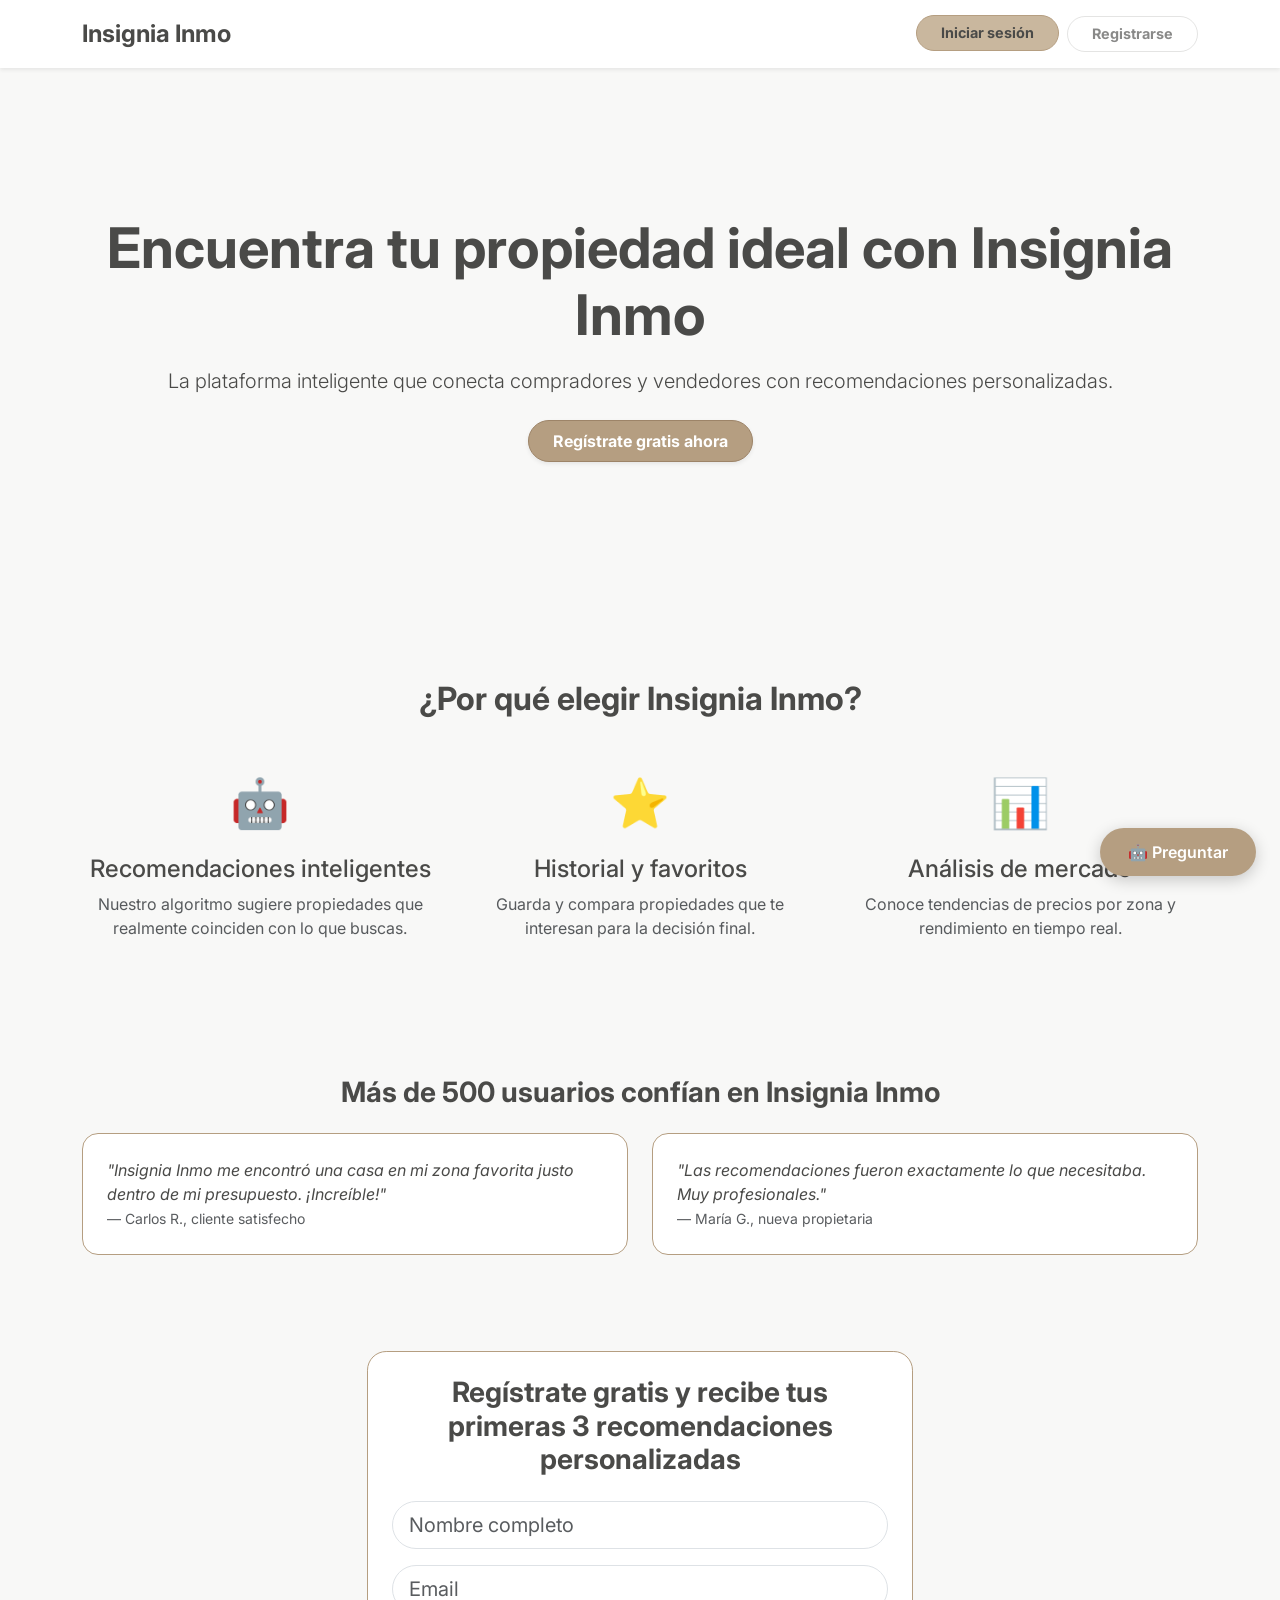
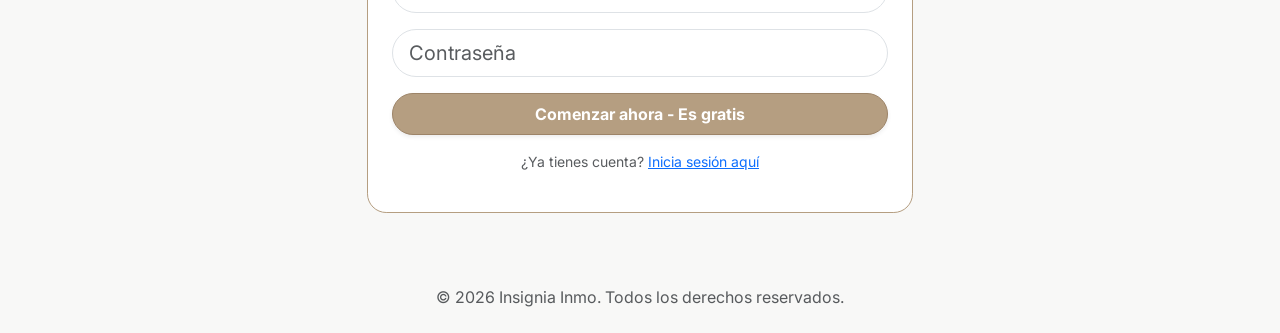
<file: utilidades/target/classes/public/landing.html>
<!DOCTYPE html>
<html lang="es">
<head>
    <meta charset="UTF-8">
    <meta name="viewport" content="width=device-width, initial-scale=1.0">
    <title>Insignia Inmo - Encuentra tu propiedad ideal</title>
    <link href="https://cdn.jsdelivr.net/npm/bootstrap@5.3.0/dist/css/bootstrap.min.css" rel="stylesheet">
    <link href="https://fonts.googleapis.com/css2?family=Inter:wght@400;500;600;700;800&display=swap" rel="stylesheet">
    <link rel="stylesheet" href="styles.css">
    <link rel="stylesheet" href="chat-widget.css">
</head>
<body style="background-color: var(--color-fondo-claro);">

    <nav class="sticky-header py-3 shadow-sm" style="background-color: var(--color-fondo);">
        <div class="container d-flex justify-content-between align-items-center">
            <a class="navbar-brand fw-bold fs-4" href="#" style="color: var(--color-secundario);">Insignia Inmo</a>
            <div class="d-flex gap-2">
                <a href="login.html" class="btn btn-nav active rounded-pill fw-bold px-4">Iniciar sesión</a>
                <a href="registro.html" class="btn btn-nav rounded-pill fw-bold px-4">Registrarse</a>
            </div>
        </div>
    </nav>

    <section class="hero-section py-5">
        <div class="container text-center">
            <h1 class="display-4 fw-bold mb-3">Encuentra tu propiedad ideal con Insignia Inmo</h1>
            <p class="lead mb-4" style="color: var(--color-secundario);">La plataforma inteligente que conecta compradores y vendedores con recomendaciones personalizadas.</p>
            <a href="#registro" class="btn btn-custom rounded-pill fw-bold px-4 py-2 shadow-sm">Regístrate gratis ahora</a>
        </div>
    </section>

    <section class="py-5">
        <div class="container py-4 text-center">
            <h2 class="fw-bold mb-5">¿Por qué elegir Insignia Inmo?</h2>
            <div class="row g-4">
                <div class="col-md-4">
                    <div class="feature-icon mb-3">🤖</div>
                    <h4>Recomendaciones inteligentes</h4>
                    <p class="text-muted">Nuestro algoritmo sugiere propiedades que realmente coinciden con lo que buscas.</p>
                </div>
                <div class="col-md-4">
                    <div class="feature-icon mb-3">⭐</div>
                    <h4>Historial y favoritos</h4>
                    <p class="text-muted">Guarda y compara propiedades que te interesan para la decisión final.</p>
                </div>
                <div class="col-md-4">
                    <div class="feature-icon mb-3">📊</div>
                    <h4>Análisis de mercado</h4>
                    <p class="text-muted">Conoce tendencias de precios por zona y rendimiento en tiempo real.</p>
                </div>
            </div>
        </div>
    </section>

    <section class="py-5">
        <div class="container">
            <div class="text-center mb-4">
                <h3 class="fw-bold">Más de 500 usuarios confían en Insignia Inmo</h3>
            </div>
            <div class="row justify-content-center">
                <div class="col-lg-6">
                    <div class="testimonial-card">
                        <p class="mb-0"><em>"Insignia Inmo me encontró una casa en mi zona favorita justo dentro de mi presupuesto. ¡Increíble!"</em></p>
                        <small class="text-muted">— Carlos R., cliente satisfecho</small>
                    </div>
                </div>
                <div class="col-lg-6">
                    <div class="testimonial-card">
                        <p class="mb-0"><em>"Las recomendaciones fueron exactamente lo que necesitaba. Muy profesionales."</em></p>
                        <small class="text-muted">— María G., nueva propietaria</small>
                    </div>
                </div>
            </div>
        </div>
    </section>

    <section id="registro" class="py-5">
        <div class="container">
            <div class="row justify-content-center">
                <div class="col-lg-6">
                    <div class="card-proptech p-4">
                        <h3 class="text-center mb-4 fw-bold">Regístrate gratis y recibe tus primeras 3 recomendaciones personalizadas</h3>
                        <form id="landingForm">
                            <div class="mb-3">
                                <input type="text" class="form-control form-control-lg rounded-pill" id="nombre" placeholder="Nombre completo" required>
                            </div>
                            <div class="mb-3">
                                <input type="email" class="form-control form-control-lg rounded-pill" id="email" placeholder="Email" required>
                            </div>
                            <div class="mb-3">
                                <input type="password" class="form-control form-control-lg rounded-pill" id="password" placeholder="Contraseña" required minlength="6">
                            </div>
                            <button type="submit" class="btn btn-custom w-100 btn-lg rounded-pill fw-bold shadow-sm">Comenzar ahora - Es gratis</button>
                        </form>
                        <p class="text-center text-muted mt-3 small">¿Ya tienes cuenta? <a href="login.html">Inicia sesión aquí</a></p>
                    </div>
                </div>
            </div>
        </div>
    </section>

    <footer class="py-4 text-center">
        <div class="container">
            <p class="mb-0 text-muted">© 2026 Insignia Inmo. Todos los derechos reservados.</p>
        </div>
    </footer>

    <!-- Asesor IA Widget -->
    <link rel="stylesheet" href="chat-widget.css">
    <script src="chat-widget.js"></script>

    <script src="https://cdn.jsdelivr.net/npm/bootstrap@5.3.0/dist/js/bootstrap.bundle.min.js"></script>
    <script>
        function notificar(mensaje, tipo) {
            const toast = document.createElement('div');
            toast.className = 'position-fixed bottom-0 end-0 p-3';
            toast.style.zIndex = '1055';
            const bg = tipo === 'error' ? 'text-bg-danger' : 'text-bg-success';
            toast.innerHTML = `
                <div class="toast show align-items-center ${bg} border-0" role="alert">
                    <div class="d-flex">
                        <div class="toast-body">${mensaje}</div>
                        <button type="button" class="btn-close btn-close-white me-2 m-auto" onclick="this.parentElement.parentElement.parentElement.remove()"></button>
                    </div>
                </div>
            `;
            document.body.appendChild(toast);
            setTimeout(() => toast.remove(), 4000);
        }

        document.getElementById('landingForm').addEventListener('submit', async function(e) {
            e.preventDefault();
            const nombre = document.getElementById('nombre').value;
            const email = document.getElementById('email').value;
            const password = document.getElementById('password').value;
            try {
                const response = await fetch('/api/auth/registro', {
                    method: 'POST',
                    headers: {'Content-Type': 'application/json'},
                    body: JSON.stringify({nombre, email, password})
                });
                const data = await response.json();
                if (response.ok) {
                    let mensaje = '¡Cuenta creada exitosamente!';
                    if (data.recomendaciones && data.recomendaciones.length > 0) {
                        mensaje += '<br><br><strong>Tus 3 primeras recomendaciones:</strong><br>';
                        data.recomendaciones.slice(0, 3).forEach((inmueble, index) => {
                            mensaje += `${index + 1}. ${inmueble.tipo} - $${inmueble.precio}M en ${inmueble.direccion}<br>`;
                        });
                    }
                    notificar(mensaje, 'exito');
                    setTimeout(() => { window.location.href = 'index.html'; }, 2000);
                } else {
                    notificar(data.error || 'Error al crear la cuenta', 'error');
                }
            } catch (error) {
                notificar('Error de conexión', 'error');
            }
        });
    </script>

    <!-- Asesor IA Widget -->
    <div id="chat-widget" class="chat-widget">
        <button id="chat-toggle" class="chat-toggle-btn" title="Abrir Asesor IA">
            🤖 Preguntar
        </button>
        <div id="chat-window" class="chat-window d-none">
            <div class="chat-header">
                <span>🤖 Asesor Virtual</span>
                <button id="chat-close" class="chat-header-close">&times;</button>
            </div>
            <div id="chat-messages" class="chat-messages">
                <div class="message bot">
                    ¡Hola! Soy el asesor virtual de <strong>Insignia Inmo</strong>.
                    Puedo ayudarte con informaci&oacute;n sobre propiedades, clientes,
                    operaciones y m&aacute;s. &iquest;En qu&eacute; te ayudo?
                </div>
            </div>
            <div id="chat-typing" class="chat-typing d-none">
                <span class="typing-dots">Escribiendo</span>
            </div>
            <div class="chat-input-area">
                <input type="text" id="chat-input" class="chat-input"
                       placeholder="Escribe tu pregunta sobre inmuebles, clientes...">
                <button id="chat-send" class="chat-send-btn">Enviar</button>
            </div>
        </div>
    </div>
    <script src="chat-widget.js"></script>
</body>
</html>
</file>
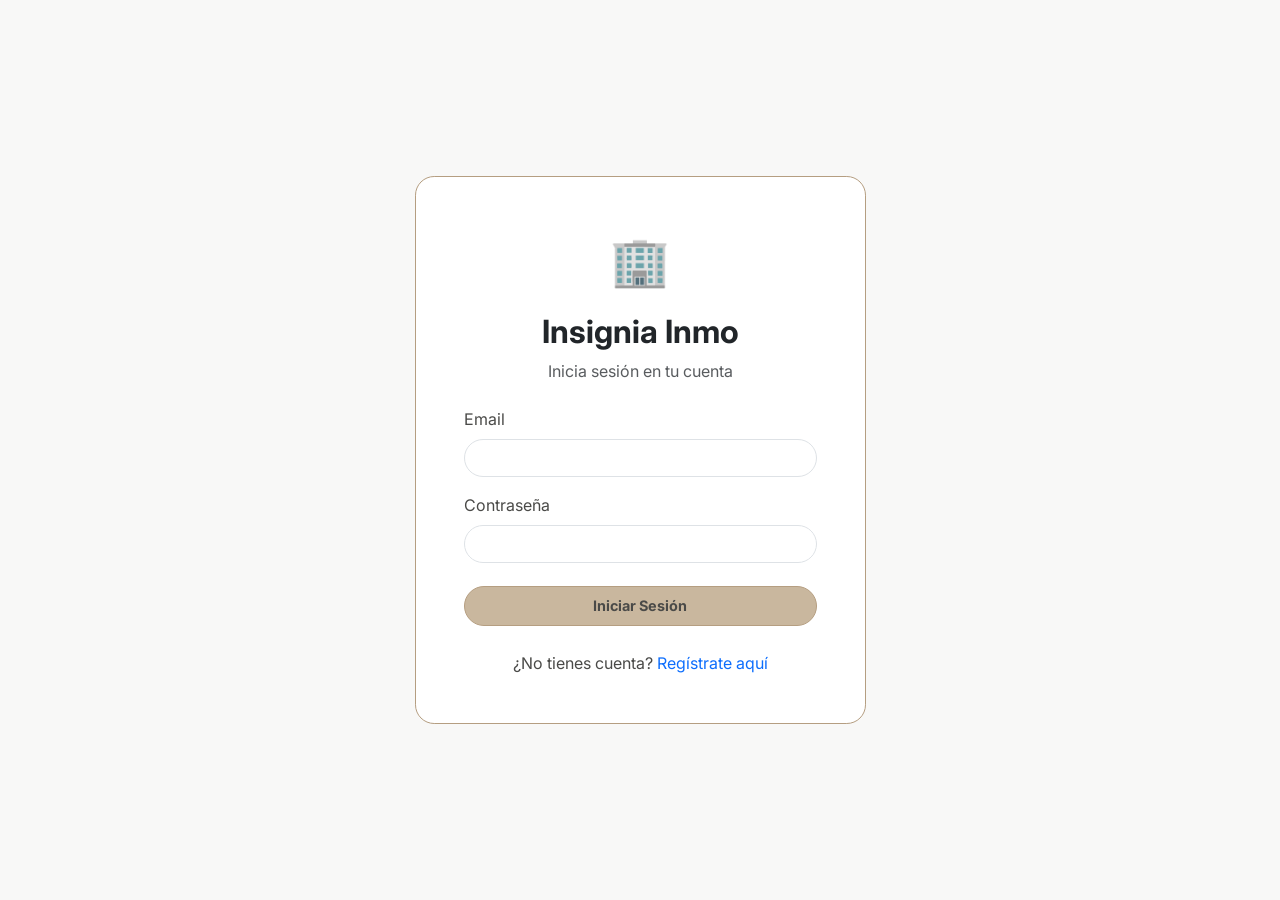
<file: utilidades/target/classes/public/login.html>
<!DOCTYPE html>
<html lang="es">
<head>
    <meta charset="UTF-8">
    <meta name="viewport" content="width=device-width, initial-scale=1.0">
    <title>Insignia Inmo - Iniciar Sesión</title>
    <link href="https://cdn.jsdelivr.net/npm/bootstrap@5.3.0/dist/css/bootstrap.min.css" rel="stylesheet">
    <link href="https://fonts.googleapis.com/css2?family=Inter:wght@400;500;600;700;800&display=swap" rel="stylesheet">
    <link rel="stylesheet" href="styles.css">
</head>
<body style="background-color: var(--color-fondo-claro); min-height: 100vh; display: flex; align-items: center; justify-content: center;">
    <div class="container">
        <div class="row justify-content-center">
            <div class="col-md-5">
                <div class="card-proptech p-5">
                    <div class="text-center mb-4">
                        <div class="feature-icon mb-3">🏢</div>
                        <h2 class="fw-bold text-dark">Insignia Inmo</h2>
                        <p class="text-muted">Inicia sesión en tu cuenta</p>
                    </div>
                    
                    <form id="loginForm">
                        <div class="mb-3">
                            <label class="form-label">Email</label>
                            <input type="email" class="form-control rounded-pill" id="email" required>
                        </div>
                        <div class="mb-4">
                            <label class="form-label">Contraseña</label>
                            <input type="password" class="form-control rounded-pill" id="password" required>
                        </div>
                        <button type="submit" class="btn btn-nav active w-100 rounded-pill fw-bold py-2">Iniciar Sesión</button>
                    </form>
                    
                    <div class="text-center mt-4">
                        <p class="mb-0">¿No tienes cuenta? 
                            <a href="registro.html" class="text-decoration-none">Regístrate aquí</a>
                        </p>
                    </div>
                </div>
            </div>
        </div>
    </div>

    <script src="https://cdn.jsdelivr.net/npm/bootstrap@5.3.0/dist/js/bootstrap.bundle.min.js"></script>
    <script>
        function notificar(mensaje, tipo) {
            const toast = document.createElement('div');
            toast.className = 'position-fixed bottom-0 end-0 p-3';
            toast.style.zIndex = '1055';
            const bg = tipo === 'error' ? 'text-bg-danger' : 'text-bg-success';
            toast.innerHTML = `
                <div class="toast show align-items-center ${bg} border-0" role="alert">
                    <div class="d-flex">
                        <div class="toast-body">${mensaje}</div>
                        <button type="button" class="btn-close btn-close-white me-2 m-auto" onclick="this.parentElement.parentElement.parentElement.remove()"></button>
                    </div>
                </div>
            `;
            document.body.appendChild(toast);
            setTimeout(() => toast.remove(), 4000);
        }

        document.getElementById('loginForm').addEventListener('submit', async function(e) {
            e.preventDefault();
            const email = document.getElementById('email').value;
            const password = document.getElementById('password').value;
            try {
                const response = await fetch('/api/auth/login', {
                    method: 'POST',
                    headers: {'Content-Type': 'application/json'},
                    body: JSON.stringify({email, password})
                });
                const data = await response.json();
                if (response.ok) {
                    const usuario = {
                        email: data.email || email,
                        nombre: data.nombre || '',
                        rol: data.rol || 'cliente',
                        telefono: data.telefono || '',
                        direccion: data.direccion || '',
                        intereses: data.intereses || '',
                        fotoPerfil: data.fotoPerfil || ''
                    };
                    localStorage.setItem('usuario', JSON.stringify(usuario));
                    notificar('¡Bienvenido ' + data.nombre + '!', 'exito');
                    setTimeout(() => { window.location.href = 'index.html'; }, 1000);
                } else {
                    notificar(data.error || 'Error en el login', 'error');
                }
            } catch (error) {
                notificar('Error de conexión', 'error');
            }
        });
    </script>
</body>
</html>
</file>
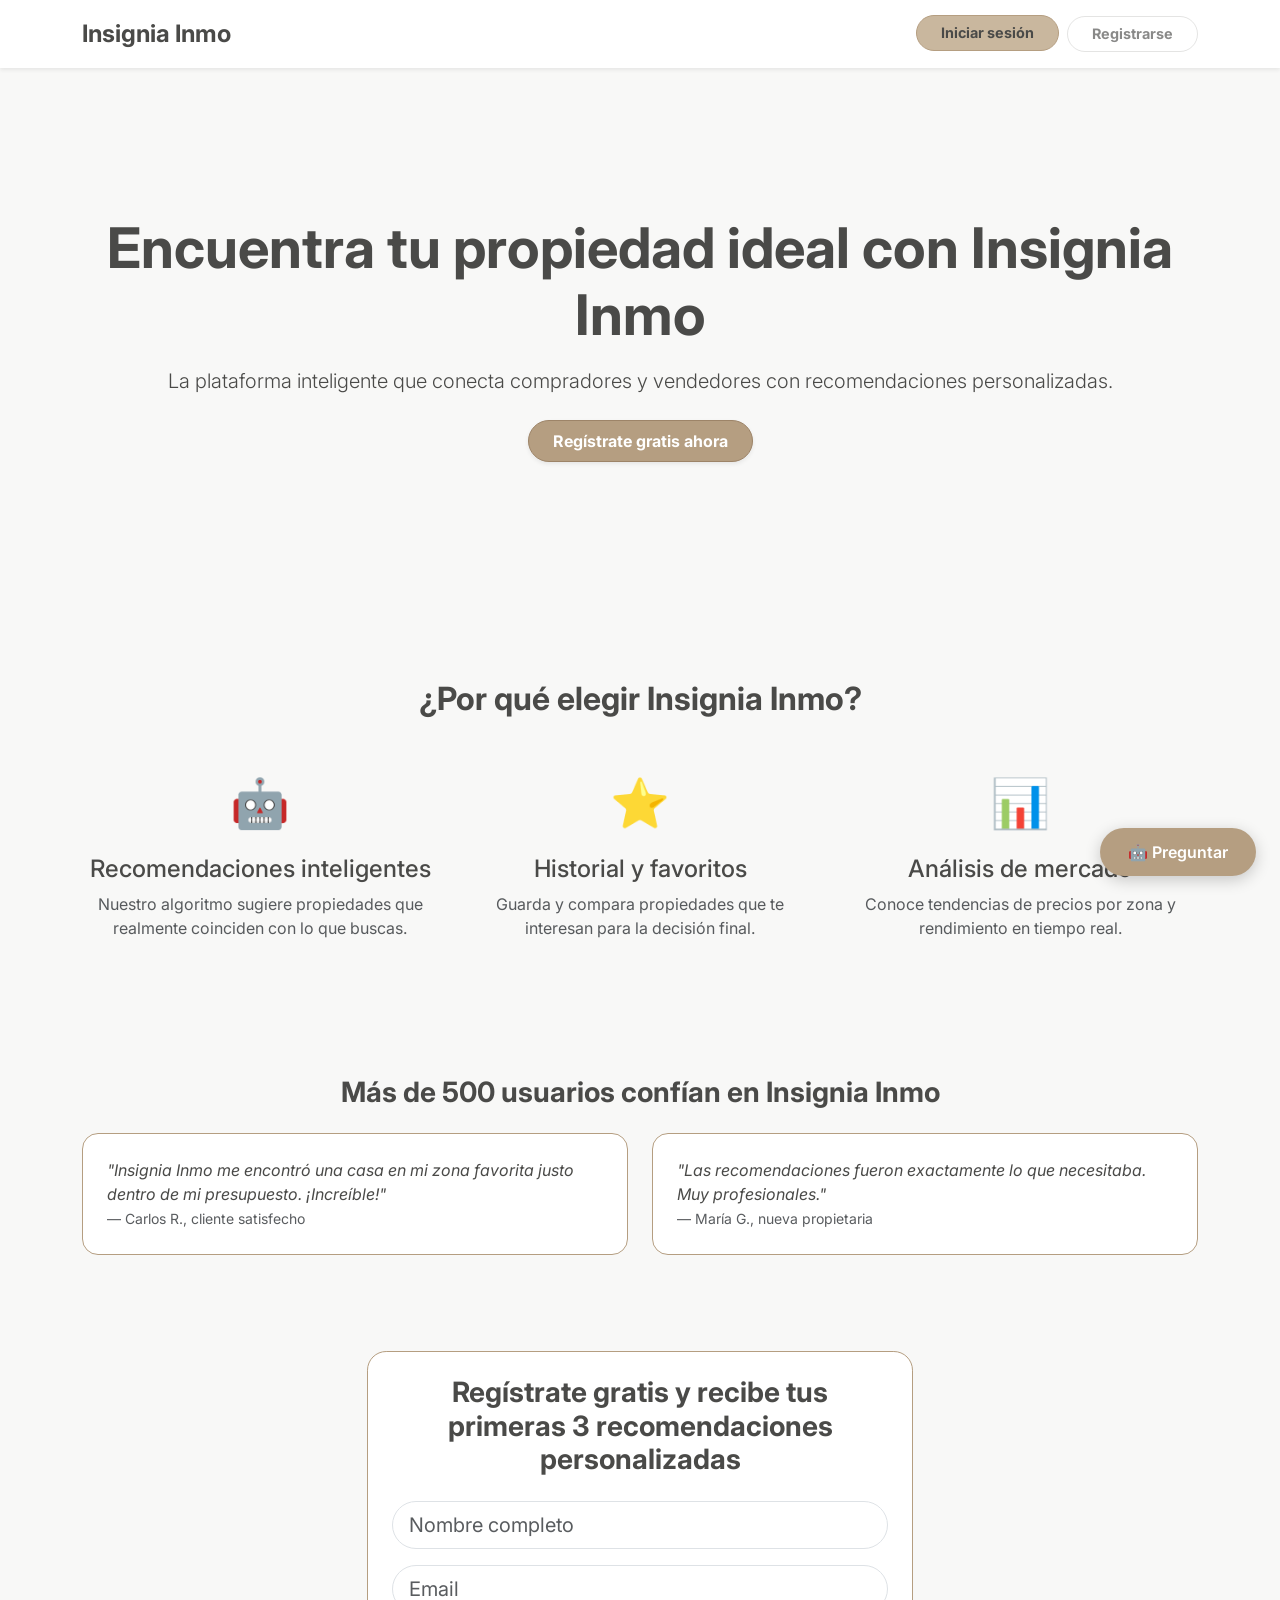
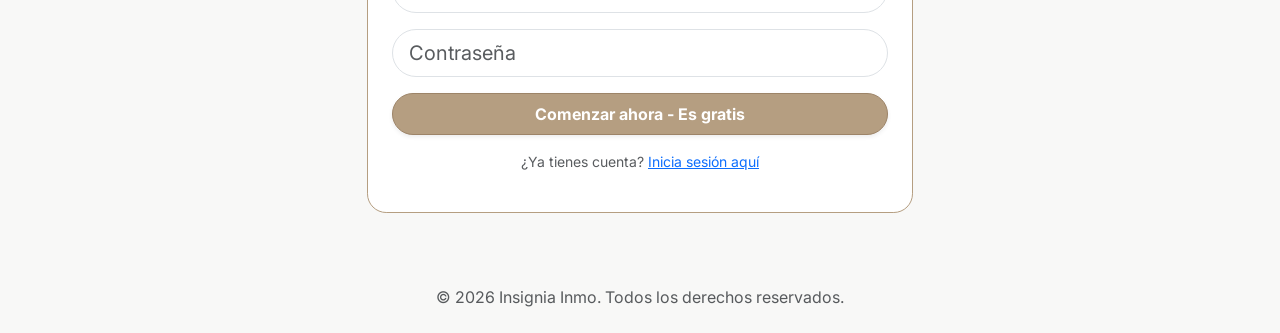
<file: utilidades/target/classes/public/perfil.html>
<!DOCTYPE html>
<html lang="es">
<head>
    <meta charset="UTF-8">
    <meta name="viewport" content="width=device-width, initial-scale=1.0">
    <title>Insignia Inmo - Mi Perfil</title>
    <link href="https://cdn.jsdelivr.net/npm/bootstrap@5.3.0/dist/css/bootstrap.min.css" rel="stylesheet">
    <link href="https://fonts.googleapis.com/css2?family=Inter:wght@400;500;600;700;800&display=swap" rel="stylesheet">
    <link rel="stylesheet" href="styles.css">
    <style>
        .avatar-placeholder {
            width: 120px;
            height: 120px;
            border-radius: 50%;
            background: var(--color-fondo-claro);
            display: flex;
            align-items: center;
            justify-content: center;
            font-size: 3rem;
            color: var(--color-secundario);
            margin: 0 auto 20px;
            border: 2px solid var(--color-primario);
        }
        .avatar-upload {
            position: relative;
            display: inline-block;
        }
        .avatar-upload input {
            position: absolute;
            opacity: 0;
            width: 100%;
            height: 100%;
            cursor: pointer;
        }
    </style>
</head>
<body style="background-color: var(--color-fondo-claro); min-height: 100vh;">
    <div class="container py-5">
        <div class="row justify-content-center">
            <div class="col-lg-8">
                <div class="card-proptech p-5">
                    <h2 class="text-center mb-4 fw-bold">Mi Perfil</h2>
                    
                    <div class="text-center mb-4">
                        <div class="avatar-upload">
                            <div class="avatar-placeholder" id="avatarPreview">👤</div>
                            <input type="file" id="fotoInput" accept="image/*">
                        </div>
                    </div>
                    
                    <form id="perfilForm">
                        <div class="mb-3">
                            <label class="form-label fw-bold">Nombre completo</label>
                            <input type="text" class="form-control rounded-pill" id="nombre" required>
                        </div>
                        <div class="mb-3">
                            <label class="form-label fw-bold">Email</label>
                            <input type="email" class="form-control rounded-pill" id="email">
                        </div>
                        <div class="mb-3">
                            <label class="form-label fw-bold">Teléfono</label>
                            <input type="tel" class="form-control rounded-pill" id="telefono">
                        </div>
                        <div class="mb-3">
                            <label class="form-label fw-bold">Dirección</label>
                            <input type="text" class="form-control rounded-pill" id="direccion">
                        </div>
                        <div class="mb-4">
                            <label class="form-label fw-bold">Intereses</label>
                            <textarea class="form-control rounded-3" id="intereses" rows="2" placeholder="Ej: Apartamento en zona norte, 2-3 habitaciones"></textarea>
                        </div>
                        
                        <div class="d-grid gap-2">
                            <button type="submit" class="btn btn-nav active rounded-pill fw-bold py-2" id="btn-guardar">Guardar cambios</button>
                            <button type="button" class="btn btn-outline-danger rounded-pill fw-bold py-2" id="logoutBtn">Cerrar sesión</button>
                        </div>
                    </form>
                </div>
            </div>
        </div>
    </div>

    <script src="https://cdn.jsdelivr.net/npm/bootstrap@5.3.0/dist/js/bootstrap.bundle.min.js"></script>
    <script>
        function notificar(mensaje, tipo) {
            const toast = document.createElement('div');
            toast.className = 'position-fixed bottom-0 end-0 p-3';
            toast.style.zIndex = '1055';
            const bg = tipo === 'error' ? 'text-bg-danger' : 'text-bg-success';
            toast.innerHTML = `
                <div class="toast show align-items-center ${bg} border-0" role="alert">
                    <div class="d-flex">
                        <div class="toast-body">${mensaje}</div>
                        <button type="button" class="btn-close btn-close-white me-2 m-auto" onclick="this.parentElement.parentElement.parentElement.remove()"></button>
                    </div>
                </div>
            `;
            document.body.appendChild(toast);
            setTimeout(() => toast.remove(), 4000);
        }

        const usuario = JSON.parse(localStorage.getItem('usuario') || '{}');
        if (!usuario.email) {
            window.location.href = 'landing.html';
        }

        let modoVolver = false;

        function cargarPerfil() {
            document.getElementById('email').value = usuario.email;
            document.getElementById('nombre').value = usuario.nombre || '';
            document.getElementById('telefono').value = usuario.telefono || '';
            document.getElementById('direccion').value = usuario.direccion || '';
            document.getElementById('intereses').value = usuario.intereses || '';

            if (usuario.fotoPerfil) {
                document.getElementById('avatarPreview').innerHTML =
                    `<img src="${usuario.fotoPerfil}" style="width:100%;height:100%;border-radius:50%;object-fit:cover">`;
            }
        }

        function actualizarLocalStorage(data) {
            if (data.nombre) usuario.nombre = data.nombre;
            if (data.nuevoEmail) usuario.email = data.nuevoEmail;
            if (data.telefono) usuario.telefono = data.telefono;
            if (data.direccion) usuario.direccion = data.direccion;
            if (data.intereses !== undefined) usuario.intereses = data.intereses;
            if (data.fotoPerfil) usuario.fotoPerfil = data.fotoPerfil;
            localStorage.setItem('usuario', JSON.stringify(usuario));
        }

        cargarPerfil();

        document.getElementById('perfilForm').addEventListener('submit', async function(e) {
            e.preventDefault();

            const fotoInput = document.getElementById('fotoInput');
            let fotoBase64 = usuario.fotoPerfil || '';
            if (fotoInput.files[0]) {
                fotoBase64 = await new Promise((resolve) => {
                    const reader = new FileReader();
                    reader.onload = (ev) => resolve(ev.target.result);
                    reader.readAsDataURL(fotoInput.files[0]);
                });
            }

            const datos = {
                email: usuario.email,
                nuevoEmail: document.getElementById('email').value,
                nombre: document.getElementById('nombre').value,
                telefono: document.getElementById('telefono').value,
                direccion: document.getElementById('direccion').value,
                intereses: document.getElementById('intereses').value,
                fotoPerfil: fotoBase64
            };

            try {
                const response = await fetch('/api/usuario/actualizar', {
                    method: 'PUT',
                    headers: {'Content-Type': 'application/json'},
                    body: JSON.stringify(datos)
                });
                const result = await response.json();
                if (response.ok) {
                    actualizarLocalStorage(datos);
                    const btn = document.getElementById('btn-guardar');
                    btn.textContent = 'Volver a inmuebles';
                    btn.classList.remove('btn-nav', 'active');
                    btn.classList.add('btn-custom');
                    modoVolver = true;
                    notificar(result.mensaje || 'Perfil actualizado', 'exito');
                } else {
                    notificar(result.error || 'Error al actualizar perfil', 'error');
                }
            } catch (error) {
                notificar('Error de conexión', 'error');
            }
        });

        document.getElementById('btn-guardar').addEventListener('click', function(e) {
            if (modoVolver) {
                e.preventDefault();
                window.location.href = 'index.html';
            }
        });

        document.getElementById('logoutBtn').addEventListener('click', function() {
            localStorage.removeItem('usuario');
            window.location.href = 'landing.html';
        });

        document.getElementById('fotoInput').addEventListener('change', function(e) {
            const file = e.target.files[0];
            if (file) {
                const reader = new FileReader();
                reader.onload = function(e) {
                    document.getElementById('avatarPreview').innerHTML =
                        `<img src="${e.target.result}" style="width:100%;height:100%;border-radius:50%;object-fit:cover">`;
                };
                reader.readAsDataURL(file);
            }
        });
    </script>
</body>
</html>
</file>
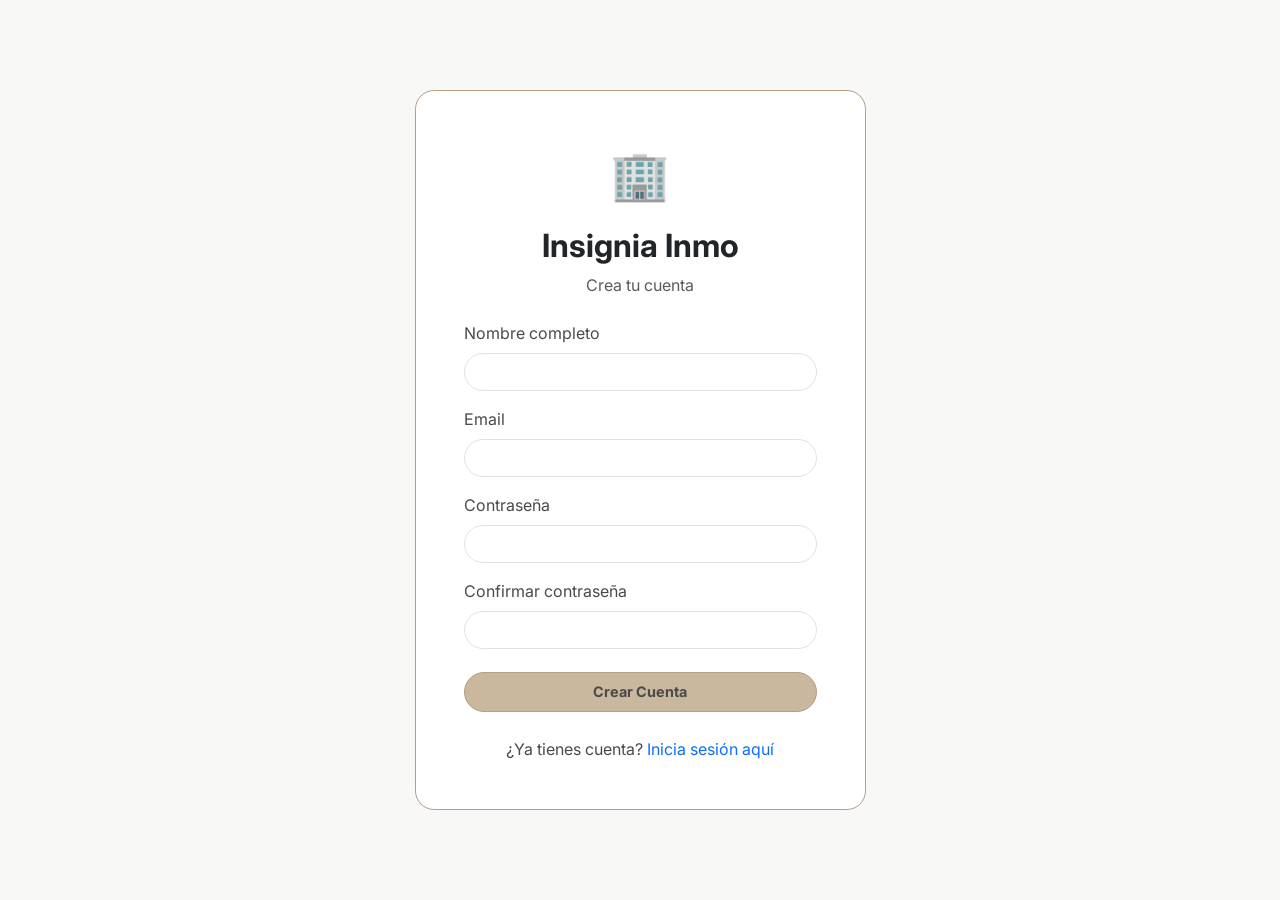
<file: utilidades/target/classes/public/registro.html>
<!DOCTYPE html>
<html lang="es">
<head>
    <meta charset="UTF-8">
    <meta name="viewport" content="width=device-width, initial-scale=1.0">
    <title>Insignia Inmo - Registro</title>
    <link href="https://cdn.jsdelivr.net/npm/bootstrap@5.3.0/dist/css/bootstrap.min.css" rel="stylesheet">
    <link href="https://fonts.googleapis.com/css2?family=Inter:wght@400;500;600;700;800&display=swap" rel="stylesheet">
    <link rel="stylesheet" href="styles.css">
</head>
<body style="background-color: var(--color-fondo-claro); min-height: 100vh; display: flex; align-items: center; justify-content: center;">
    <div class="container">
        <div class="row justify-content-center">
            <div class="col-md-5">
                <div class="card-proptech p-5">
                    <div class="text-center mb-4">
                        <div class="feature-icon mb-3">🏢</div>
                        <h2 class="fw-bold text-dark">Insignia Inmo</h2>
                        <p class="text-muted">Crea tu cuenta</p>
                    </div>
                    
                    <form id="registroForm">
                        <div class="mb-3">
                            <label class="form-label">Nombre completo</label>
                            <input type="text" class="form-control rounded-pill" id="nombre" required>
                        </div>
                        <div class="mb-3">
                            <label class="form-label">Email</label>
                            <input type="email" class="form-control rounded-pill" id="email" required>
                        </div>
                        <div class="mb-3">
                            <label class="form-label">Contraseña</label>
                            <input type="password" class="form-control rounded-pill" id="password" required minlength="6">
                        </div>
                        <div class="mb-4">
                            <label class="form-label">Confirmar contraseña</label>
                            <input type="password" class="form-control rounded-pill" id="confirmPassword" required>
                        </div>
                        <button type="submit" class="btn btn-nav active w-100 rounded-pill fw-bold py-2">Crear Cuenta</button>
                    </form>
                    
                    <div class="text-center mt-4">
                        <p class="mb-0">¿Ya tienes cuenta? 
                            <a href="login.html" class="text-decoration-none">Inicia sesión aquí</a>
                        </p>
                    </div>
                </div>
            </div>
        </div>
    </div>

    <script src="https://cdn.jsdelivr.net/npm/bootstrap@5.3.0/dist/js/bootstrap.bundle.min.js"></script>
    <script>
        function notificar(mensaje, tipo) {
            const toast = document.createElement('div');
            toast.className = 'position-fixed bottom-0 end-0 p-3';
            toast.style.zIndex = '1055';
            const bg = tipo === 'error' ? 'text-bg-danger' : 'text-bg-success';
            toast.innerHTML = `
                <div class="toast show align-items-center ${bg} border-0" role="alert">
                    <div class="d-flex">
                        <div class="toast-body">${mensaje}</div>
                        <button type="button" class="btn-close btn-close-white me-2 m-auto" onclick="this.parentElement.parentElement.parentElement.remove()"></button>
                    </div>
                </div>
            `;
            document.body.appendChild(toast);
            setTimeout(() => toast.remove(), 4000);
        }

        document.getElementById('registroForm').addEventListener('submit', async function(e) {
            e.preventDefault();
            const nombre = document.getElementById('nombre').value;
            const email = document.getElementById('email').value;
            const password = document.getElementById('password').value;
            const confirmPassword = document.getElementById('confirmPassword').value;
            
            if (password !== confirmPassword) {
                notificar('Las contraseñas no coinciden', 'error');
                return;
            }
            
            try {
                const response = await fetch('/api/auth/registro', {
                    method: 'POST',
                    headers: {'Content-Type': 'application/json'},
                    body: JSON.stringify({nombre, email, password})
                });
                const data = await response.json();
                if (response.ok) {
                    let mensaje = '¡Cuenta creada exitosamente!';
                    if (data.recomendaciones && data.recomendaciones.length > 0) {
                        mensaje += '<br><br><strong>Tus 3 primeras recomendaciones:</strong><br>';
                        data.recomendaciones.slice(0, 3).forEach((inmueble, index) => {
                            mensaje += `${index + 1}. ${inmueble.tipo} - $${inmueble.precio}M en ${inmueble.direccion}<br>`;
                        });
                    }
                    notificar(mensaje, 'exito');
                    setTimeout(() => { window.location.href = 'index.html'; }, 2000);
                } else {
                    notificar(data.error || 'Error al crear la cuenta', 'error');
                }
            } catch (error) {
                notificar('Error de conexión', 'error');
            }
        });
    </script>
</body>
</html>
</file>
<file: utilidades/target/classes/public/styles.css>
/* === Insignia Inmo — Design System === */

/* Variables de color */
:root {
    --color-primario: #B59E81;
    --color-primario-claro: #C9B79E;
    --color-primario-oscuro: #9D8468;
    --color-secundario: #4A4A48;
    --color-fondo: #FFFFFF;
    --color-fondo-claro: #F8F8F7;
}

/* Font */
* {
    font-family: 'Inter', -apple-system, BlinkMacSystemFont, sans-serif;
}

body {
    background-color: var(--color-fondo-claro);
    min-height: 100vh;
    color: var(--color-secundario);
}

/* Nav buttons */
.btn-nav {
    color: rgba(74, 74, 72, 0.65);
    border: 1px solid rgba(74, 74, 72, 0.15);
    border-radius: 50rem;
    padding: 0.4rem 1.2rem;
    font-weight: 600;
    font-size: 0.9rem;
    transition: all 0.3s ease;
    background: transparent;
}

.btn-nav:hover,
.btn-nav.active {
    color: var(--color-secundario);
    background: var(--color-primario-claro);
    border-color: var(--color-primario);
    transform: translateY(-1px);
}

/* Custom primary button (replaces Bootstrap btn-primary) */
.btn-custom {
    background: var(--color-primario);
    color: var(--color-fondo);
    border: 1px solid var(--color-primario-oscuro);
    border-radius: 50rem;
    padding: 0.5rem 1.5rem;
    font-weight: 700;
    transition: all 0.3s ease;
    font-size: 1rem;
}

.btn-custom:hover {
    background: var(--color-primario-oscuro);
    color: var(--color-fondo);
    transform: translateY(-2px);
    box-shadow: 0 8px 20px rgba(181, 158, 129, 0.3);
}

.btn-custom-outline {
    background: transparent;
    color: var(--color-primario);
    border: 2px solid var(--color-primario);
    border-radius: 50rem;
    padding: 0.4rem 1.2rem;
    font-weight: 600;
    transition: all 0.3s ease;
}

.btn-custom-outline:hover {
    background: var(--color-primario-claro);
    color: var(--color-secundario);
    transform: translateY(-1px);
}

/* Favorite button */
.btn-fav {
    background: transparent;
    border: none;
    font-size: 1.5rem;
    cursor: pointer;
    transition: all 0.3s ease;
    padding: 0.2rem 0.5rem;
    line-height: 1;
}

.btn-fav:hover {
    transform: scale(1.2);
}

.btn-fav.active {
    color: #e74c3c;
}

/* Sticky header */
.sticky-header {
    position: sticky;
    top: 0;
    z-index: 1000;
    background-color: var(--color-fondo);
    backdrop-filter: blur(10px);
}

/* Hero section */
.hero-section {
    min-height: 60vh;
    display: flex;
    align-items: center;
    text-align: center;
}

/* Feature icon */
.feature-icon {
    font-size: 3rem;
    color: var(--color-primario);
}

/* Testimonial card */
.testimonial-card {
    background: var(--color-fondo);
    border-radius: 1rem;
    padding: 1.5rem;
    border: 1px solid var(--color-primario);
}
.hero-search {
    position: relative;
}

.hero-search .input-group-text {
    font-size: 1.2rem;
}

.hero-search .form-control:focus {
    box-shadow: none;
    border-color: var(--color-primario);
}

/* Cards */
.card-proptech {
    border: 1px solid var(--color-primario);
    border-radius: 1.2rem;
    overflow: hidden;
    transition: transform 0.3s ease, box-shadow 0.3s ease;
    background: var(--color-fondo);
}

.card-proptech:hover {
    transform: translateY(-6px);
    box-shadow: 0 16px 40px rgba(181, 158, 129, 0.15);
}

.card-header-gradient {
    background: linear-gradient(135deg, var(--color-secundario), var(--color-primario));
    padding: 1.2rem 1.5rem;
}

.card-cliente {
    border: 1px solid var(--color-primario);
    border-radius: 1.2rem;
    overflow: hidden;
    transition: transform 0.3s ease, box-shadow 0.3s ease;
    background: var(--color-fondo);
}

.card-cliente:hover {
    transform: translateY(-6px);
    box-shadow: 0 16px 40px rgba(181, 158, 129, 0.15);
}

.card-header-cliente {
    background: linear-gradient(135deg, var(--color-secundario), var(--color-primario));
    padding: 1.2rem 1.5rem;
}

/* Price tag */
.price-tag {
    font-size: 1.6rem;
    font-weight: 800;
    color: var(--color-primario);
}

/* Budget tag */
.budget-tag {
    font-size: 1.4rem;
    font-weight: 800;
    color: var(--color-primario);
}

/* Extras pills */
.extra-pill {
    background: var(--color-fondo-claro);
    color: var(--color-secundario);
    padding: 0.3rem 0.7rem;
    border-radius: 50rem;
    font-size: 0.8rem;
    font-weight: 600;
}

/* Result highlight card */
.result-card {
    background: var(--color-fondo);
    border: 1px solid var(--color-primario);
    border-radius: 1rem;
    padding: 1.2rem 1.5rem;
    color: var(--color-secundario);
    animation: fadeSlideUp 0.4s ease;
}

/* Animations */
@keyframes fadeSlideUp {
    from { opacity: 0; transform: translateY(15px); }
    to   { opacity: 1; transform: translateY(0); }
}

.fade-in {
    animation: fadeSlideUp 0.5s ease;
}

/* Border warnings for anomalies */
.border-warning {
    border-left: 4px solid var(--color-primario);
}

/* Nav pills for reports */
.nav-pills .nav-link {
    color: var(--color-secundario);
    font-weight: 600;
    border-radius: 50rem;
    padding: 0.5rem 1.5rem;
}

.nav-pills .nav-link.active {
    background: linear-gradient(135deg, var(--color-primario), var(--color-secundario));
    color: var(--color-fondo);
}

/* Responsive tweaks */
@media (max-width: 768px) {
    .hero-search h1 { font-size: 1.5rem; }
    .price-tag { font-size: 1.3rem; }
}
</file>
<file: utilidades/target/classes/public/chat-widget.css>
/* Chat Widget - Asesor IA */
.chat-widget {
    position: fixed;
    bottom: 24px;
    right: 24px;
    z-index: 1050;
    font-family: 'Inter', 'Segoe UI', sans-serif;
}

.chat-toggle-btn {
    background: var(--color-primario, #B59E81);
    color: white;
    border: none;
    padding: 12px 28px;
    border-radius: 50px;
    cursor: pointer;
    font-size: 16px;
    font-weight: 600;
    box-shadow: 0 4px 16px rgba(0,0,0,0.2);
    transition: all 0.25s ease;
}

.chat-toggle-btn:hover {
    transform: scale(1.06);
    box-shadow: 0 6px 24px rgba(0,0,0,0.25);
}

.chat-window {
    width: 400px;
    height: 540px;
    border-radius: 16px;
    box-shadow: 0 8px 32px rgba(0,0,0,0.18);
    display: flex;
    flex-direction: column;
    overflow: hidden;
    background: #ffffff;
    animation: fadeSlideUp 0.3s ease;
}

.chat-header {
    background: var(--color-primario, #B59E81);
    color: white;
    padding: 16px 20px;
    display: flex;
    justify-content: space-between;
    align-items: center;
    font-weight: 600;
    font-size: 16px;
}

.chat-header-close {
    background: none;
    border: none;
    color: white;
    font-size: 28px;
    cursor: pointer;
    line-height: 1;
    opacity: 0.8;
    transition: opacity 0.2s;
}

.chat-header-close:hover { opacity: 1; }

.chat-messages {
    flex: 1;
    padding: 16px;
    overflow-y: auto;
    background: #f7f7f8;
    display: flex;
    flex-direction: column;
    gap: 10px;
}

.message {
    padding: 10px 16px;
    border-radius: 14px;
    max-width: 88%;
    word-wrap: break-word;
    font-size: 14px;
    line-height: 1.5;
    animation: fadeSlideUp 0.25s ease;
}

.message.user {
    background: var(--color-primario, #B59E81);
    color: white;
    align-self: flex-end;
    border-bottom-right-radius: 4px;
}

.message.bot {
    background: white;
    color: #2d2d2d;
    border: 1px solid #e8e8e8;
    align-self: flex-start;
    border-bottom-left-radius: 4px;
}

.chat-typing {
    padding: 6px 20px 10px;
    font-size: 13px;
    color: #888;
}

.typing-dots::after {
    content: '';
    animation: typingDot 1.4s infinite;
}

@keyframes typingDot {
    0% { content: '.'; }
    33% { content: '..'; }
    66% { content: '...'; }
    100% { content: ''; }
}

.chat-input-area {
    display: flex;
    padding: 12px 16px;
    background: white;
    border-top: 1px solid #e8e8e8;
    gap: 8px;
}

.chat-input {
    flex: 1;
    padding: 10px 16px;
    border: 1px solid #d0d0d0;
    border-radius: 50px;
    font-size: 14px;
    outline: none;
    transition: border-color 0.2s;
}

.chat-input:focus {
    border-color: var(--color-primario, #B59E81);
}

.chat-send-btn {
    background: var(--color-primario, #B59E81);
    color: white;
    border: none;
    padding: 10px 22px;
    border-radius: 50px;
    font-weight: 600;
    font-size: 14px;
    cursor: pointer;
    transition: background 0.2s;
    white-space: nowrap;
}

.chat-send-btn:hover {
    filter: brightness(0.92);
}

@keyframes fadeSlideUp {
    from {
        opacity: 0;
        transform: translateY(12px);
    }
    to {
        opacity: 1;
        transform: translateY(0);
    }
}

.d-none { display: none !important; }
</file>
